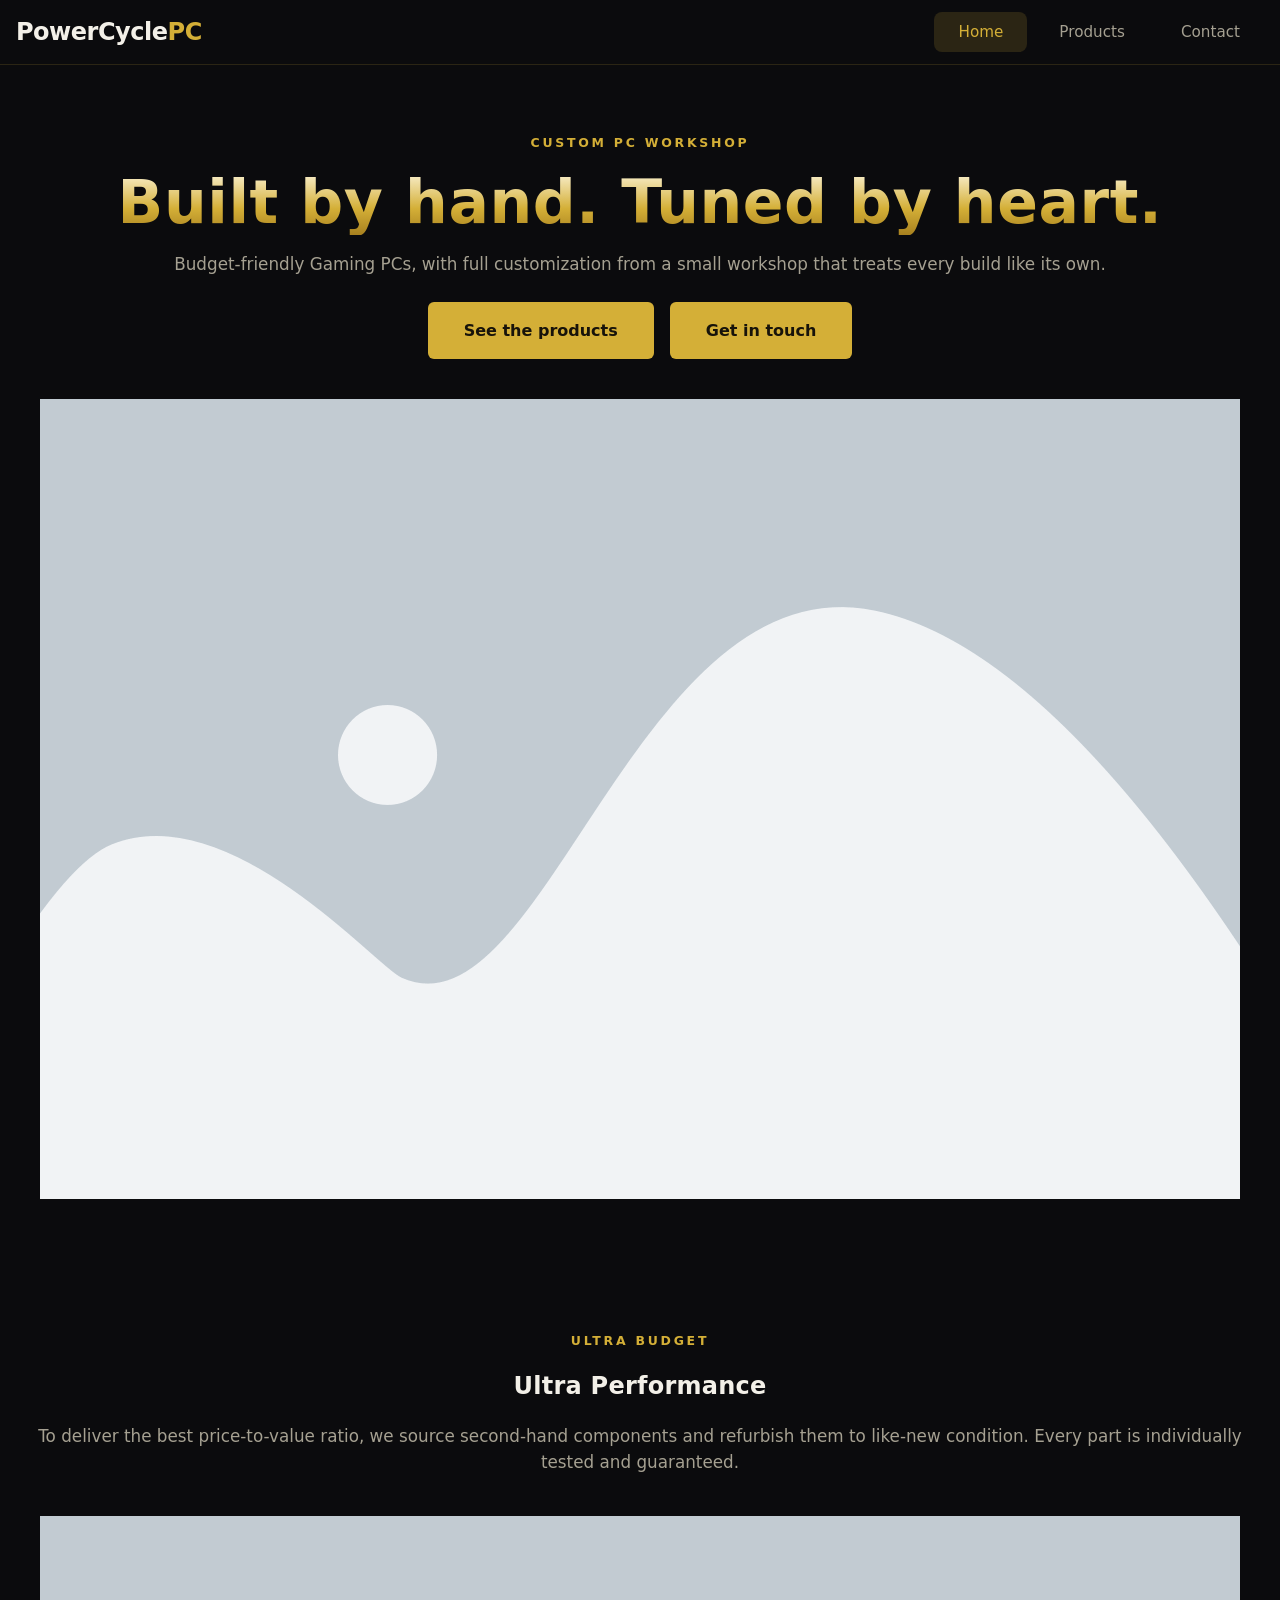
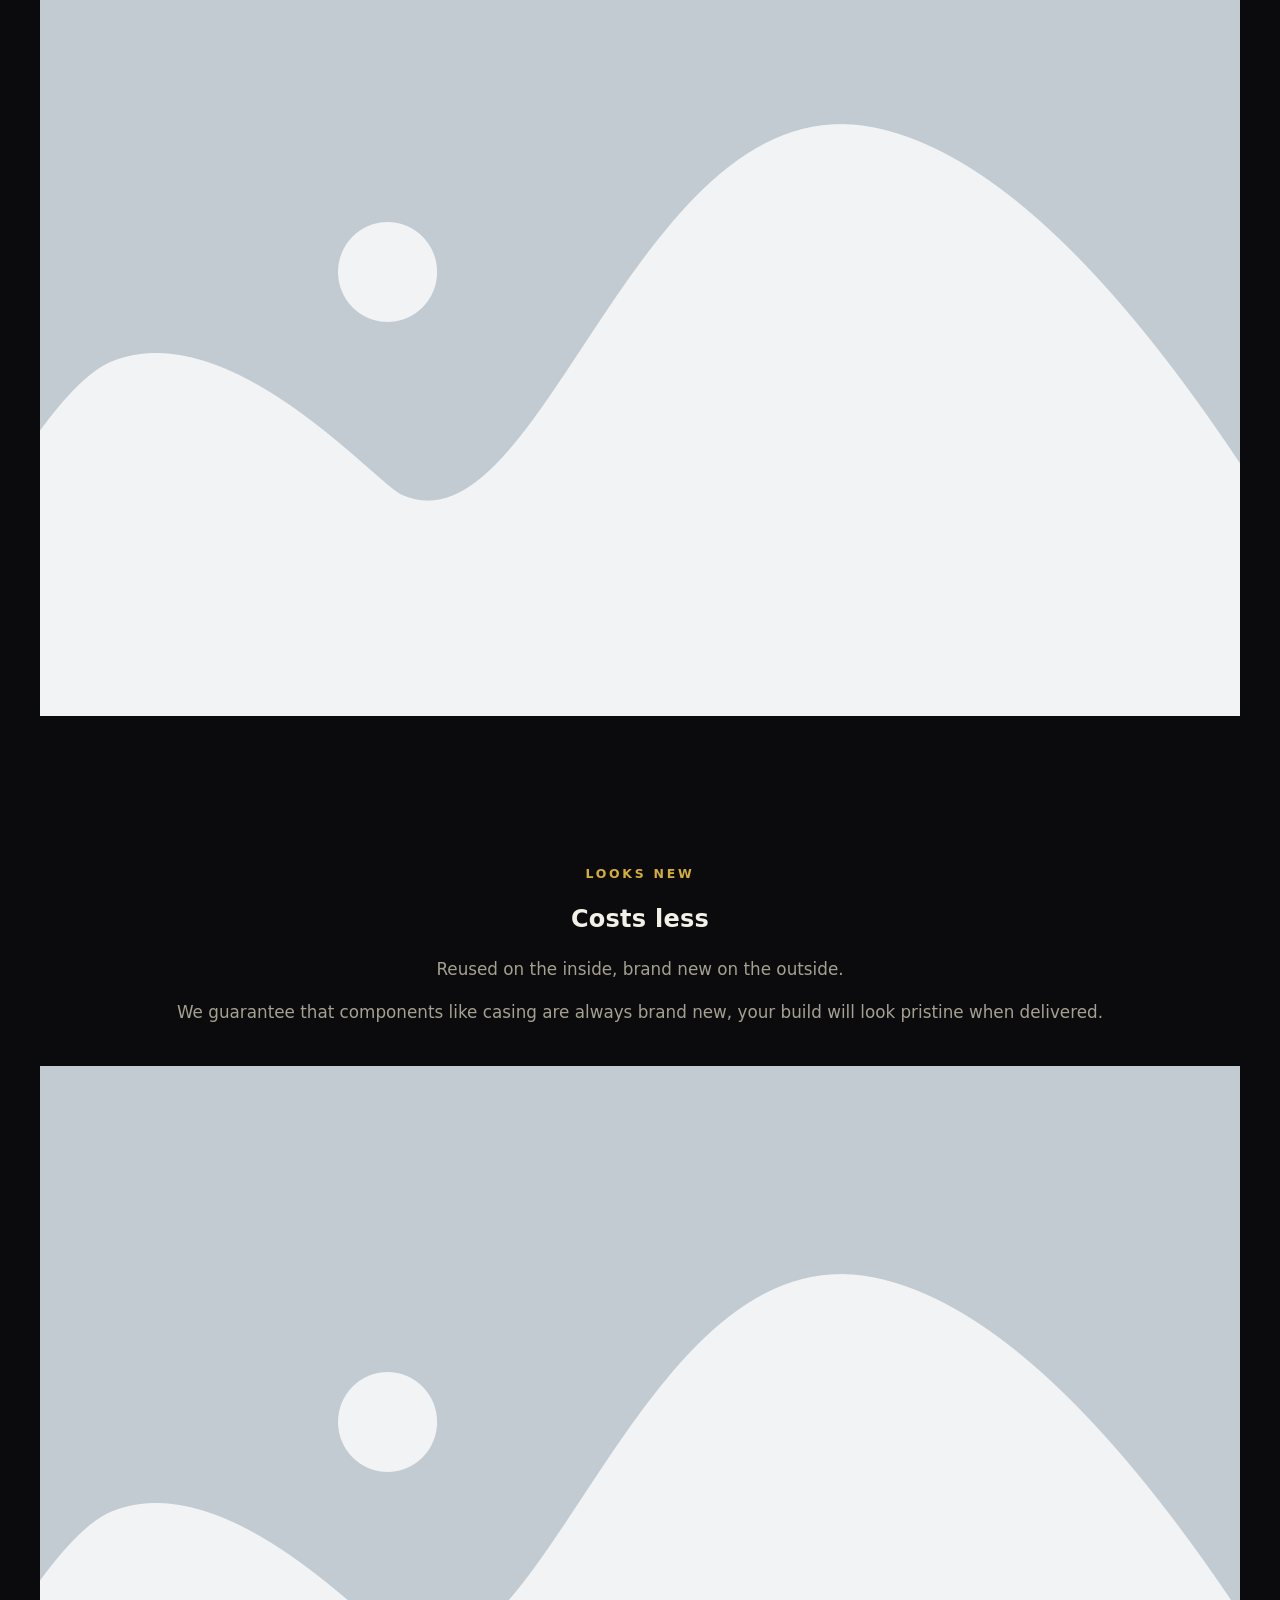
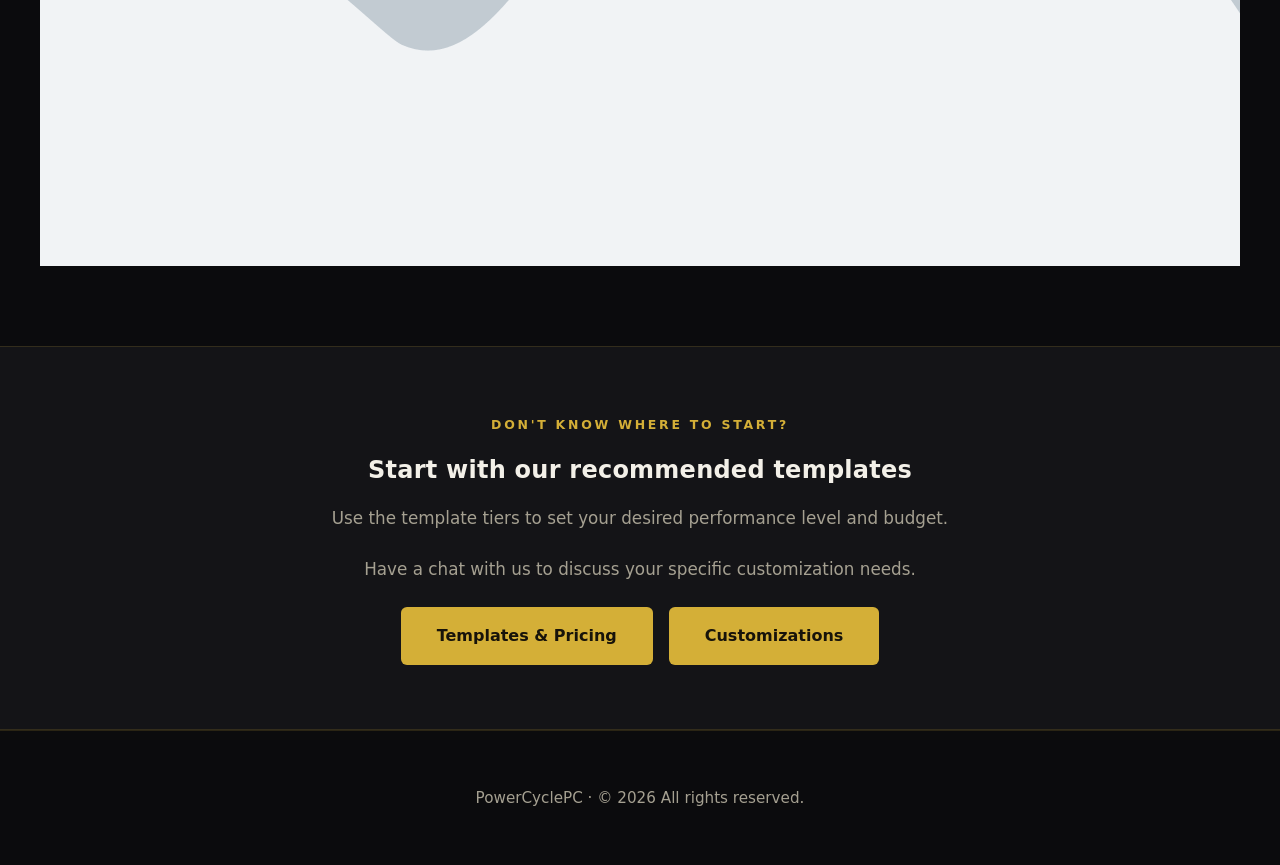
<file: index.html>
<!DOCTYPE html>
<html lang="en">
<head>
  <meta charset="UTF-8" />
  <meta name="viewport" content="width=device-width, initial-scale=1.0" />
  <meta name="description" content="PowerCyclePC — custom PC builds, upgrades, and repairs, hand-made in our workshop." />
  <title>Home — PowerCyclePC</title>

  <link rel="icon" type="image/png" href="assets/icons/favicon.png" />
  <link rel="stylesheet" href="css/styles.css" />
</head>
<body>
  <header class="site-header">
    <div class="container header-inner">
      <a href="index.html" class="brand">PowerCycle<span>PC</span></a>
      
      <!-- Hamburger Toggle for Mobile -->
      <nav class="nav-toggle" aria-label="Menu toggle">
        <button type="button" id="navToggle">
          <img src="assets/images/down arrow.png" alt="" class="nav-arrow" />
        </button>
      </nav>
      
      <nav class="main-nav" aria-label="Main navigation">
        <a href="index.html" aria-current="page">Home</a>
        <a href="products.html">Products</a>
        <a href="contact.html">Contact</a>
        <!-- <a href="about.html">About Us</a> -->
      </nav>
    </div>
  </header>

  <main>
    <!-- Home hero -->
    <section class="hero">
      <div class="container">
        <span class="eyebrow">Custom PC workshop</span>
        <h1>Built by hand. Tuned by heart.</h1>
        <p class="lead">Budget-friendly Gaming PCs, with full customization from a small workshop that treats every build like its own.</p>
        <div class="hero-actions">
          <a href="products.html" class="btn btn-primary">See the products</a>
          <a href="contact.html" class="btn btn-outline">Get in touch</a>
        </div>
      </div>
      <div class="container hero-media">
             <img class="hero-image" src="assets/images/temp.png" alt="..." />
        <div class="img-placeholder" style="--ph-ratio: 21 / 9">
          <span class="img-placeholder__label">Image placeholder</span>
          <span class="img-placeholder__meta">Hero photo · 21:9 · assets/images/hero.jpg</span>
        </div>
      </div>
    </section>

    <section class="section">
      <div class="container">
        <div class="section-head">
          <span class="eyebrow">Ultra Budget</span>
          <h2>Ultra Performance</h2>
          <p class="lead">To deliver the best price-to-value ratio, we source second-hand components and refurbish them to like-new condition. Every part is individually tested and guaranteed.</p>
        </div>
        <div class="card-grid">
          <article class="card">
            <img class="hero-image" src="assets/images/temp.png" alt="..." />
            <div class="card-media">
              <div class="img-placeholder"><span class="img-placeholder__label">Image placeholder</span><span class="img-placeholder__meta">Gaming build · 4:3</span></div>
            </div>
          </article>
        </div>
      </div>
    </section>

    <section class="section">
      <div class="container">
        <div class="section-head">
          <span class="eyebrow">Looks new</span>
          <h2>Costs less</h2>
          <p class="lead">Reused on the inside, brand new on the outside.</p>
          <p class="lead">We guarantee that components like casing are always brand new, your build will look pristine when delivered.</p>
        </div>
        <div class="card-grid">
          <article class="card">
            <img class="hero-image" src="assets/images/temp.png" alt="..." />
            <div class="card-media">
              <div class="img-placeholder"><span class="img-placeholder__label">Image placeholder</span><span class="img-placeholder__meta">Gaming build · 4:3</span></div>
            </div>
          </article>
        </div>
      </div>
    </section>

    <!-- Call to action -->
    <section class="section section-alt">
      <div class="container cta">
        <span class="eyebrow">Don't know where to start?</span>
        <h2>Start with our recommended templates</h2>
        <p class="lead">Use the template tiers to set your desired performance level and budget.</p>
        <p class="lead">Have a chat with us to discuss your specific customization needs.</p>
        <div class="hero-actions">
          <a href="products.html" class="btn btn-primary">Templates & Pricing</a>
          <a href="contact.html" class="btn btn-outline">Customizations</a>
        </div>
      </div>
    </section>
  </main>

  <footer class="site-footer">
    <div class="container">
      <p><span class="brand-footer">PowerCyclePC</span> · &copy; <span id="year"></span> All rights reserved.</p>
    </div>
  </footer>

  <script src="js/main.js"></script>
</body>
</html>
</file>
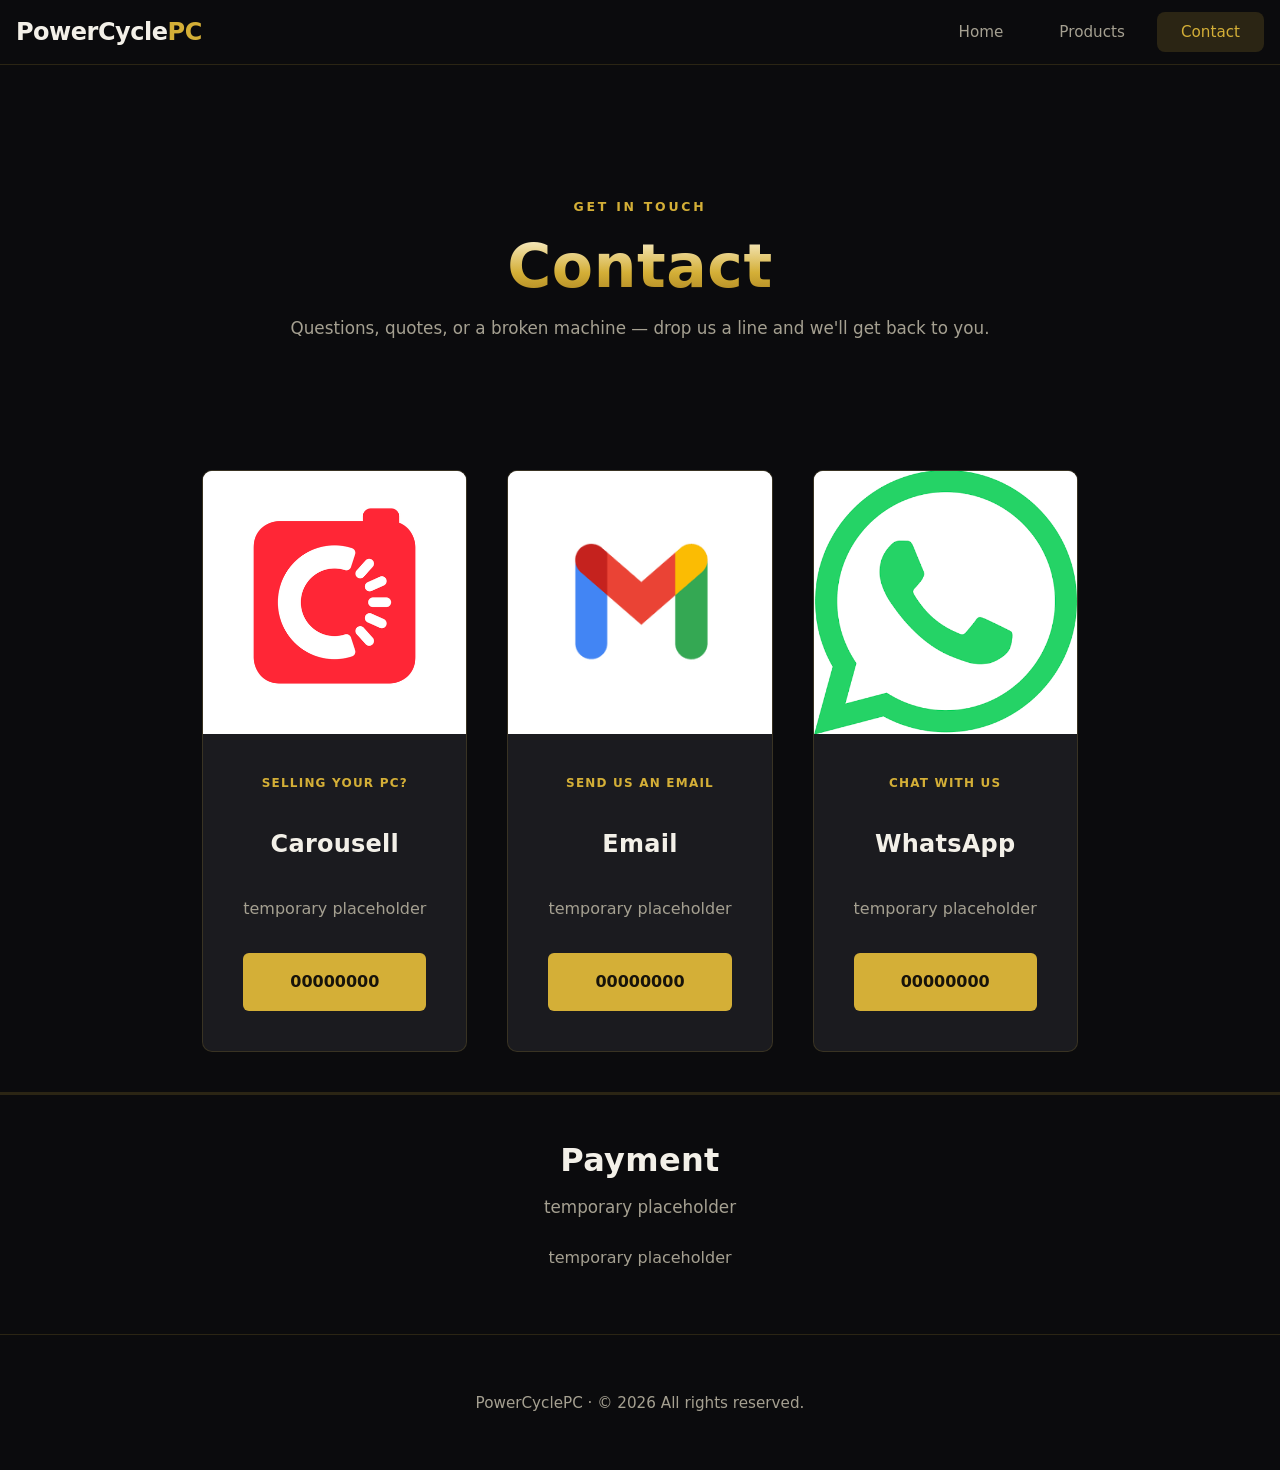
<file: contact.html>
<!DOCTYPE html>
<html lang="en">
<head>
  <meta charset="utf-8" />
  <meta name="viewport" content="width=device-width, initial-scale=1.0" />
  <title>Contact — PowerCyclePC</title>
  <link rel="stylesheet" href="css/styles.css" />
</head>
<body>
  <header class="site-header">
    <div class="container header-inner">
      <a href="index.html" class="brand">PowerCycle<span>PC</span></a>
      
      <!-- Hamburger Toggle for Mobile -->
      <nav class="nav-toggle" aria-label="Menu toggle">
        <button type="button" id="navToggle">
          <img src="assets/images/down arrow.png" alt="" class="nav-arrow" />
        </button>
      </nav>
      
      <nav class="main-nav" aria-label="Main navigation">
        <a href="index.html">Home</a>
        <a href="products.html">Products</a>
        <a href="contact.html" aria-current="page">Contact</a>
        <!-- <a href="about.html">About Us</a> -->
      </nav>
    </div>
  </header>

<main>
  <section class="section">
    <div class="container section-head hero">
      <span class="eyebrow">Get in touch</span>
      <h1>Contact</h1>
      <p class="lead">Questions, quotes, or a broken machine — drop us a line and we'll get back to you.</p>
    </div>

    <div id="contact-container" class="contact-stack">
      <!-- Carousell Contact -->
      <article class="contact-card">
        <header class="card-image-wrap">
          <img src="assets/images/carousell.png" alt="Carousell logo" />
        </header>
        <div class="card-body">
          <span class="eyebrow small">Selling Your PC?</span>
          <h2>Carousell</h2>
          <p class="lead">temporary placeholder</p>
          <a href="#" class="btn btn-primary" aria-label="Redirect to Carousell listing page">00000000</a>
        </div>
      </article>

      <!-- Email Contact -->
      <article class="contact-card">
        <header class="card-image-wrap">
          <img src="assets/images/email.png" alt="Email logo" />
        </header>
        <div class="card-body">
          <span class="eyebrow small">Send us an email</span>
          <h2>Email</h2>
          <p class="lead">temporary placeholder</p>
          <a href="#" class="btn btn-primary" aria-label="Redirect to Email app or compose window">00000000</a>
        </div>
      </article>

      <!-- WhatsApp Contact -->
      <article class="contact-card">
        <header class="card-image-wrap">
          <img src="assets/images/whatsapp.png" alt="WhatsApp logo" />
        </header>
        <div class="card-body">
          <span class="eyebrow small">Chat with us</span>
          <h2>WhatsApp</h2>
          <p class="lead">temporary placeholder</p>
          <a href="#" class="btn btn-primary" aria-label="Redirect to WhatsApp chat">00000000</a>
        </div>
      </article>
    </div>

    <!-- Separator Divider -->
    <div class="contact-separator"></div>

    <!-- Payment Section -->
    <div class="payment-wrapper">
      <h2 class="section-head-title">Payment</h2>
      <p class="lead large">temporary placeholder</p>
      <p>temporary placeholder</p>
    </div>

  </section>
</main>

  <footer class="site-footer">
    <div class="container">
      <p><span class="brand-footer">PowerCyclePC</span> · &copy; <span id="year"></span> All rights reserved.</p>
    </div>
  </footer>

  <script src="js/main.js"></script>
</body>
</html>
</file>
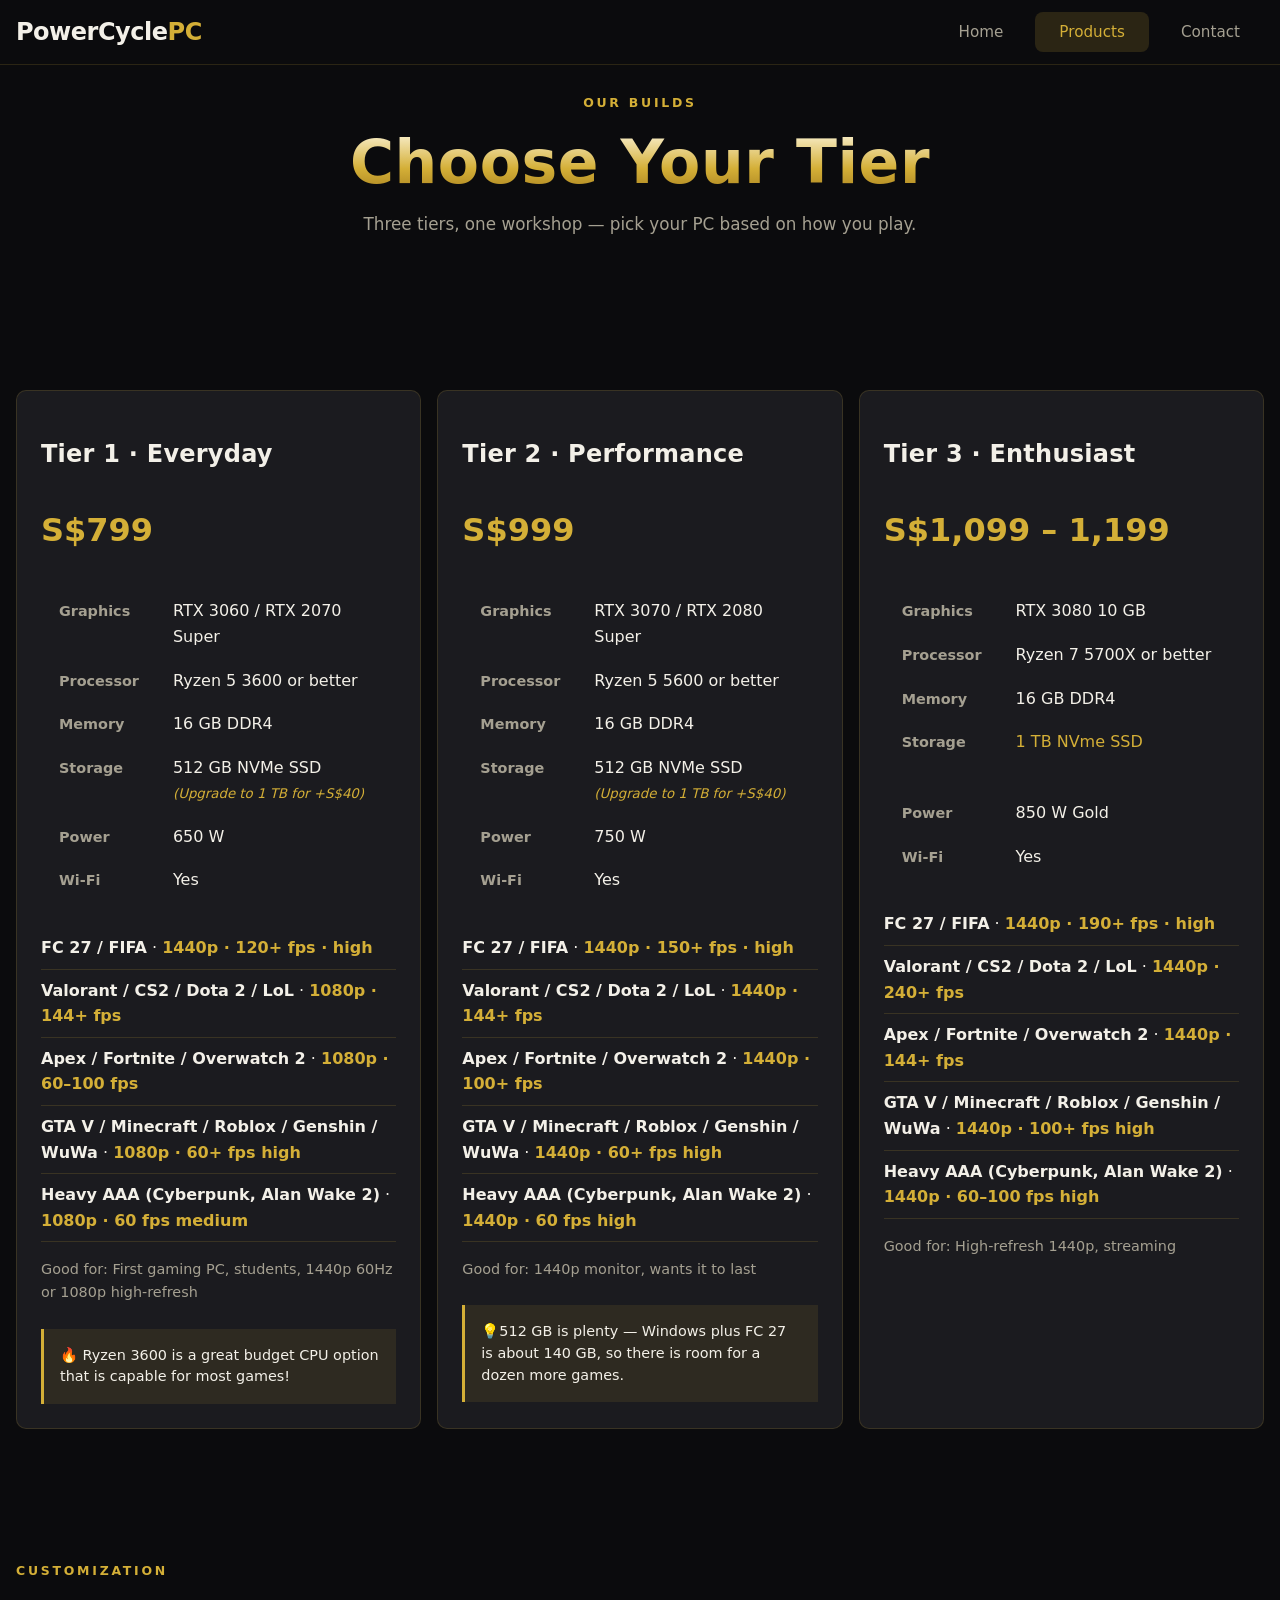
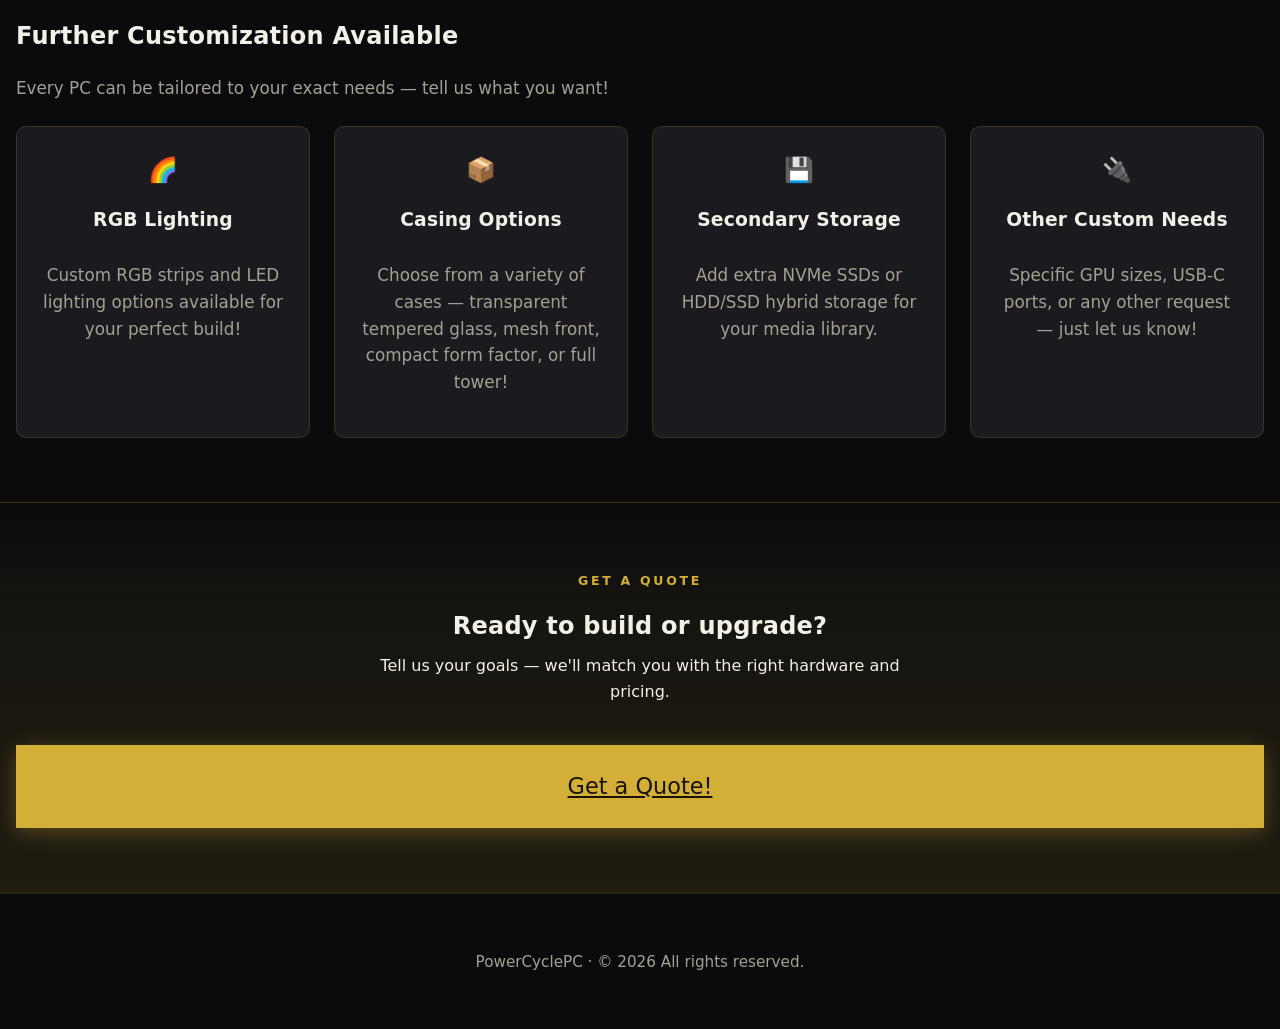
<file: products.html>
<!DOCTYPE html>
<html lang="en">
<head>
  <meta charset="UTF-8" />
  <meta name="viewport" content="width=device-width, initial-scale=1.0" />
  <meta name="description" content="PowerCyclePC — Our three PC tiers: Everyday (S$799), Performance (S$999), and Enthusiast (S$1,099+). Custom RGB and build options available." />
  <title>Products — PowerCyclePC</title>

  <link rel="icon" type="image/png" href="assets/icons/favicon.png" />
  <link rel="stylesheet" href="css/styles.css" />
</head>
<body>
  <header class="site-header">
    <div class="container header-inner">
      <a href="index.html" class="brand">PowerCycle<span>PC</span></a>
      
      <!-- Hamburger Toggle for Mobile -->
      <nav class="nav-toggle" aria-label="Menu toggle">
        <button type="button" id="navToggle">
          <img src="assets/images/down arrow.png" alt="" class="nav-arrow" />
        </button>
      </nav>
      
      <nav class="main-nav" aria-label="Main navigation">
        <a href="index.html">Home</a>
        <a href="products.html" aria-current="page">Products</a>
        <a href="contact.html">Contact</a>
        <!-- <a href="about.html">About Us</a> -->
      </nav>
    </div>
  </header>

  <main>
    <!-- Products Hero -->
    <section class="hero products-hero section-head">
      <div class="container">
        <span class="eyebrow">Our builds</span>
        <h1>Choose Your Tier</h1>
        <p class="lead description">Three tiers, one workshop — pick your PC based on how you play.</p>
      </div>
    </section>

    <!-- Products Grid -->
    <section class="section">
      <div class="container">    
        <div class="tier-grid" id="tier-grid">
          
          <!-- Tier 1 Card -->
          <article class="product-card tier-1">
            <div class="card-header">
              <h2>
                Tier 1 · Everyday
              </h2>
              <p class="price">S$799</p>
            </div>

            <!-- Specs -->
            <table class="product-specs">
              <tr>
                <th>Graphics</th>
                <td>RTX 3060 / RTX 2070 Super</td>
              </tr>
              <tr>
                <th>Processor</th>
                <td>Ryzen 5 3600 or better</td>
              </tr>
              <tr>
                <th>Memory</th>
                <td>16 GB DDR4</td>
              </tr>
              <tr>
                <th>Storage</th>
                <td>512 GB NVMe SSD<br><small style="color: var(--color-gold); font-style: italic;">(Upgrade to 1 TB for +S$40)</small></td>
              </tr>
              <tr>
                <th>Power</th>
                <td>650 W</td>
              </tr>
              <tr>
                <th>Wi-Fi</th>
                <td>Yes</td>
              </tr>
            </table>

            <!-- Gameplay -->
            <div class="gameplay-section">
              <ul class="gameplay-list">
                <li><strong>FC 27 / FIFA</strong> · <span class="price fps">1440p · 120+ fps · high</span></li>
                <li><strong>Valorant / CS2 / Dota 2 / LoL</strong> · <span class="price fps">1080p · 144+ fps</span></li>
                <li><strong>Apex / Fortnite / Overwatch 2</strong> · <span class="price fps">1080p · 60–100 fps</span></li>
                <li><strong>GTA V / Minecraft / Roblox / Genshin / WuWa</strong> · <span class="price fps">1080p · 60+ fps high</span></li>
                <li><strong>Heavy AAA (Cyberpunk, Alan Wake 2)</strong> · <span class="price fps">1080p · 60 fps medium</span></li>
              </ul>

              <p style="margin-top: var(--space-2); color: var(--color-text-dim); font-size: 0.9rem;">Good for: First gaming PC, students, 1440p 60Hz or 1080p high-refresh</p>

              <div class="product-note">
                <p style="margin: 0; line-height: 1.5;">
                  🔥 Ryzen 3600 is a great budget CPU option that is capable for most games!
                </p>
              </div>
            </div>
          </article>

          <!-- Tier 2 Card -->
          <article class="product-card tier-2">
            <div class="card-header">
              <h2>
                Tier 2 · Performance
              </h2>
              <p class="price">S$999</p>
            </div>

            <!-- Specs -->
            <table class="product-specs">
              <tr>
                <th>Graphics</th>
                <td>RTX 3070 / RTX 2080 Super</td>
              </tr>
              <tr>
                <th>Processor</th>
                <td>Ryzen 5 5600 or better</td>
              </tr>
              <tr>
                <th>Memory</th>
                <td>16 GB DDR4</td>
              </tr>
              <tr>
                <th>Storage</th>
                <td>512 GB NVMe SSD<br><small style="color: var(--color-gold); font-style: italic;">(Upgrade to 1 TB for +S$40)</small></td>
              </tr>
              <tr>
                <th>Power</th>
                <td>750 W</td>
              </tr>
              <tr>
                <th>Wi-Fi</th>
                <td>Yes</td>
              </tr>
            </table>

            <!-- Gameplay -->
            <div class="gameplay-section">
              <ul class="gameplay-list" style="margin: 0; padding-left: 0;">
                <li><strong>FC 27 / FIFA</strong> · <span class="price fps">1440p · 150+ fps · high</span></li>
                <li><strong>Valorant / CS2 / Dota 2 / LoL</strong> · <span class="price fps">1440p · 144+ fps</span></li>
                <li><strong>Apex / Fortnite / Overwatch 2</strong> · <span class="price fps">1440p · 100+ fps</span></li>
                <li><strong>GTA V / Minecraft / Roblox / Genshin / WuWa</strong> · <span class="price fps">1440p · 60+ fps high</span></li>
                <li><strong>Heavy AAA (Cyberpunk, Alan Wake 2)</strong> · <span class="price fps">1440p · 60 fps high</span></li>
              </ul>

              <p style="margin-top: var(--space-2); color: var(--color-text-dim); font-size: 0.9rem;">Good for: 1440p monitor, wants it to last</p>

              <div class="product-note">
                <p style="margin: 0; line-height: 1.5;">
                  💡512 GB is plenty — Windows plus FC 27 is about 140 GB, so there is room for a dozen more games.
                </p>
              </div>

            </div>

          </article>

          <!-- Tier 3 Card -->
          <article class="product-card tier-3">
            <div class="card-header">
              <h2>
                Tier 3 · Enthusiast
              </h2>
              <p class="price" style="color: var(--color-gold);">S$1,099 – 1,199</p>
            </div>

            <!-- Specs -->
            <table class="product-specs">
              <tr>
                <th>Graphics</th>
                <td>RTX 3080 10 GB</td>
              </tr>
              <tr>
                <th>Processor</th>
                <td>Ryzen 7 5700X or better</td>
              </tr>
              <tr>
                <th>Memory</th>
                <td>16 GB DDR4</td>
              </tr>
              <tr>
                <th>Storage</th>
                <td><span style="color: var(--color-gold);">1 TB NVme SSD</span><br><div style="display: inline-block; height: 1.25rem;"></div></td>
              </tr>
              <tr>
                <th>Power</th>
                <td>850 W Gold</td>
              </tr>
              <tr>
                <th>Wi-Fi</th>
                <td>Yes</td>
              </tr>
            </table>

            <!-- Gameplay -->
            <div class="gameplay-section">
              <ul class="gameplay-list" style="margin: 0; padding-left: 0;">
                <li><strong>FC 27 / FIFA</strong> · <span class="price fps">1440p · 190+ fps · high</span></li>
                <li><strong>Valorant / CS2 / Dota 2 / LoL</strong> · <span class="price fps">1440p · 240+ fps</span></li>
                <li><strong>Apex / Fortnite / Overwatch 2</strong> · <span class="price fps">1440p · 144+ fps</span></li>
                <li><strong>GTA V / Minecraft / Roblox / Genshin / WuWa</strong> · <span class="price fps">1440p · 100+ fps high</span></li>
                <li><strong>Heavy AAA (Cyberpunk, Alan Wake 2)</strong> · <span class="price fps">1440p · 60–100 fps high</span></li>
              </ul>

              <p style="margin-top: var(--space-2); color: var(--color-text-dim); font-size: 0.9rem;">Good for: High-refresh 1440p, streaming</p>

            </div>

          </article>

        </div>
      </div>
    </section>

    <!-- Customization Options -->
    <section class="section">
      <div class="container">
        <span class="eyebrow">Customization</span>
        <h2>Further Customization Available</h2>
        <p class="lead">Every PC can be tailored to your exact needs — tell us what you want!</p>

        <div class="custom-section-grid">
          <article class="custom-card">
            <div style="font-size: 1.5rem; margin-bottom: var(--space-2);">🌈</div>
            <h3 style="margin-top: 0;">RGB Lighting</h3>
            <p class="lead" style="margin-block-start: var(--space-1);">Custom RGB strips and LED lighting options available for your perfect build!</p>
          </article>

          <article class="custom-card">
            <div style="font-size: 1.5rem; margin-bottom: var(--space-2);">📦</div>
            <h3>Casing Options</h3>
            <p class="lead" style="margin-block-start: var(--space-1);">Choose from a variety of cases — transparent tempered glass, mesh front, compact form factor, or full tower!</p>
          </article>

          <article class="custom-card">
            <div style="font-size: 1.5rem; margin-bottom: var(--space-2);">💾</div>
            <h3>Secondary Storage</h3>
            <p class="lead" style="margin-block-start: var(--space-1);">Add extra NVMe SSDs or HDD/SSD hybrid storage for your media library.</p>
          </article>

          <article class="custom-card">
            <div style="font-size: 1.5rem; margin-bottom: var(--space-2);">🔌</div>
            <h3>Other Custom Needs</h3>
            <p class="lead" style="margin-block-start: var(--space-1);">Specific GPU sizes, USB-C ports, or any other request — just let us know!</p>
          </article>
        </div>
      </div>
    </section>

    <!-- CTA -->
    <section class="section section-alt cta-section-alt">
      <div class="container">
        <span class="eyebrow">Get a quote</span>
        <h2 style="margin: 0 auto var(--space-1);">Ready to build or upgrade?</h2>
        <p style="margin: 0 auto 0; max-width: 52ch;">Tell us your goals — we'll match you with the right hardware and pricing.</p>
        
        <a href="contact.html" class="cta-buttons hero-btn">Get a Quote!</a>

      </div>
    </section>

  </main>

  <footer class="site-footer">
    <div class="container">
      <p><span class="brand-footer">PowerCyclePC</span> · &copy; <span id="year"></span> All rights reserved.</p>
    </div>
  </footer>

  <script src="js/main.js"></script>
</body>
</html>
</file>
<file: css/styles.css>
/* ==========================================================================
   PowerCyclePC — styles.css
   Base styles, design tokens, layout, and shared components.
   Theme: black + gold.
   Keep component-specific rules in css/components/ as the site grows.
   ========================================================================== */

/* ---------- Design tokens ---------- */
:root {
  /* Colors — black + gold palette */
  --color-bg: #0b0b0d;
  --color-surface: #141417;
  --color-surface-raised: #1b1b1f;
  --color-line: rgba(212, 175, 55, 0.16);
  --color-text: #f3f0e8;
  --color-text-dim: #a5a091;
  --color-gold: #d4af37;
  --color-gold-light: #eecb6a;
  --color-gold-dark: #a8811f;
  --color-gold-ink: #17130a; /* text on gold */

  /* Spacing scale */
  --space-1: 0.5rem;
  --space-2: 1rem;
  --space-3: 1.5rem;
  --space-4: 2.5rem;
  --space-5: 4rem;

  /* Layout */
  --container-max: 1350px;
  --radius: 10px;

  /* Typography */
  --font-sans: Inter, ui-sans-serif, system-ui, -apple-system, BlinkMacSystemFont, "Segoe UI", Roboto, "Helvetica Neue", Arial, sans-serif;
  --font-display: Inter, system-ui, -apple-system, BlinkMacSystemFont, "Segoe UI", Roboto, "Helvetica Neue", Arial, sans-serif;
}

html { scroll-behavior: smooth; }

*, *::before, *::after { box-sizing: border-box; }

body {
  margin: 0;
  font-family: var(--font-sans);
  color: var(--color-text);
  background-color: var(--color-bg);
  line-height: 1.6;
  -webkit-font-smoothing: antialiased;
}

::selection { background: var(--color-gold); color: var(--color-gold-ink); }

h1, h2, h3 { font-family: var(--font-display); font-weight: 600; letter-spacing: 0.01em; }

img {
  max-width: 100%;
  display: block;
  margin-left: auto;
  margin-right: auto;
}
.img-placeholder__meta { display: none; }
.img-placeholder__label { display: none; }

/* ---------- Layout ---------- */
.container { width: 100%; max-width: var(--container-max); margin-inline: auto; padding-inline: var(--space-2); }
.section { padding-block: var(--space-5); }
.section-alt { background-color: var(--color-surface); border-block: 1px solid var(--color-line); }
.lead { color: var(--color-text-dim); font-size: 1.05rem; }
.eyebrow { display: inline-block; color: var(--color-gold); font-size: 0.78rem; font-weight: 600; letter-spacing: 0.22em; text-transform: uppercase; margin-bottom: var(--space-2); }
.section-head { text-align: center; margin-bottom: var(--space-4); }
.section-head h1, .section-head h2 { margin: 0 0 var(--space-2); }
.section-head .lead { margin-inline: auto; }

.hero { padding-block: var(--space-5); text-align: center; }
.hero h1 {
  margin: 0 0 var(--space-2);
  font-size: clamp(2.25rem, 6vw, 3.75rem);
  line-height: 1.1;
  background: linear-gradient(180deg, #fdf6dd 0%, var(--color-gold) 60%, var(--color-gold-dark) 100%);
  -webkit-background-clip: text;
  background-clip: text;
  -webkit-text-fill-color: transparent;
  color: transparent;
}
.hero .lead { margin: 0 auto var(--space-3); }
.hero-actions { display: flex; gap: var(--space-2); justify-content: center; flex-wrap: wrap; }
.hero-media { margin-top: var(--space-4); }

/* Hero image - allows overflow on mobile with 100vw */
.hero-image {
  max-width: 100%;
  display: block;
  margin-left: auto; /* Centers the image by default */
  margin-right: auto;
}

@media (max-width: 720px) {
  .hero-image {
    max-width: 100vw !important;
    margin-left: calc(50% - 50vw); /* Push left beyond container padding */
    margin-right: calc(50% - 50vw); /* Push right beyond container padding */
  }
}


.cta { text-align: center; }
.cta h2 { margin: 0 0 var(--space-2); }
.cta .lead { margin: 0 auto var(--space-3); }

.price { color: var(--color-gold); font-weight: 600; }

.product { } .card-media { margin-bottom: var(--space-2); }
h3 {margin-top: 0; } .card .price { margin-top: var(--space-2); }

.contact-list { list-style: none; margin: 0; padding: 0; display: grid; gap: var(--space-3); }
.contact-list .label { display: block; color: var(--color-gold); font-size: 0.8rem; font-weight: 600; letter-spacing: 0.16em; text-transform: uppercase; margin-bottom: var(--space-1); }

.split { display: grid; grid-template-columns: 1fr 1fr; gap: var(--space-4); align-items: center; }
@media (max-width: 720px) { .split { grid-template-columns: 1fr; } }

/* ---------- Header & Navigation ---------- */
.site-header { position: sticky; top: 0; z-index: 100; background-color: var(--color-bg); border-block-end: 1px solid var(--color-line); backdrop-filter: saturate(180%) blur(20px); -webkit-backdrop-filter: saturate(180%) blur(20px); }
.header-inner { display: flex; align-items: center; justify-content: space-between; height: 64px; transition: all 0.3s ease; gap: var(--space-2); }
.brand { display: inline-flex; align-items: center; font-family: var(--font-display); font-size: 1.5rem; font-weight: 700; color: var(--color-text); text-decoration: none; white-space: nowrap; letter-spacing: -0.02em; }
.brand span { color: var(--color-gold); }

/* Mobile Hamburger Menu */
.nav-toggle { display: none; position: relative; background: transparent; border: none; cursor: pointer; padding: var(--space-1); flex-shrink: 0; }
.nav-toggle button { width: 44px; height: 32px; background: transparent; border: 1px solid var(--color-line); border-radius: 6px; display: flex; align-items: center; justify-content: center; padding: 0; overflow: hidden; }
.nav-arrow { width: 18px; height: auto; display: block; transition: transform 0.3s cubic-bezier(0.4, 0, 0.2, 1); will-change: transform; }

.main-nav { display: flex; gap: var(--space-1); }
.main-nav a, .main-nav a:hover, .main-nav a[aria-current="page"], .main-nav a[aria-current="page"]:hover { padding: var(--space-1) var(--space-3); color: var(--color-text-dim); text-decoration: none; transition: all 0.2s ease; border-radius: 8px; font-size: 0.95rem; font-family: var(--font-sans); display: inline-block; }
.main-nav a:hover { color: var(--color-gold); background-color: rgba(212, 175, 55, 0.08); }
.main-nav a[aria-current="page"], .main-nav a[aria-current="page"]:hover { color: var(--color-gold); background-color: rgba(212, 175, 55, 0.16); font-weight: 500; }

/* Responsive Navigation - Dropdown on Mobile */
@media (max-width: 768px) {
  .nav-toggle { display: inline-flex; }
  
  .main-nav { 
    position: absolute;
    top: 100%;
    right: 0%;
    margin-left: -110px; /* half of min-width to center */
    transform: translateY(20px);
    background-color: var(--color-surface-raised);
    border: 1px solid var(--color-line);
    border-radius: 12px;
    min-width: 220px;
    padding-block: var(--space-3);
    flex-direction: column;
    gap: var(--space-1);
    box-shadow: 0 8px 24px rgba(0, 0, 0, 0.3);
    opacity: 0;
    pointer-events: none; /* Prevent clicks when hidden */
    transition: opacity 0.4s cubic-bezier(0.4, 0, 0.2, 1), 
                transform 0.4s cubic-bezier(0.4, 0, 0.2, 1);
  }
  
  .main-nav.is-open {
    opacity: 1;
    pointer-events: auto; /* Re-enable clicks when visible */
    transform: translateY(0);
  }
  
  .main-nav a {
    /* width: calc(100% + var(--space-3) * 2); */
    text-align: center;
    padding-inline: var(--space-3);
  }
}

.site-footer { padding-block: var(--space-4); text-align: center; color: var(--color-text-dim); font-size: 0.95rem; border-top: 1px solid var(--color-line); }

/* ==========================================================================
    Products Page — Specific Styles
    ========================================================================== */

/* Products Hero Section */
.products-hero { padding-block: var(--space-3); background-color: transparent; }

/* Products Grid Layout */
#tier-grid { display: grid; gap: var(--space-2); }
@media (min-width: 900px) {
  #tier-grid { grid-template-columns: repeat(3, 1fr); }
}
@media (max-width: 899px) {
  #tier-grid { grid-template-columns: 1fr; }
}

/* Tier Cards */
.product-card { 
  background-color: var(--color-surface-raised); 
  border: 1px solid var(--color-line); 
  border-radius: var(--radius); 
  overflow: hidden; 
  padding: var(--space-3);
}
.product-card.glow { background-color: var(--color-surface-raised); border: 1px solid var(--color-gold); }
.product-card.premium { background-color: var(--color-surface); border: 2px solid var(--color-gold); }
.price { color: var(--color-gold); font-weight: 600; font-size: clamp(1.5rem, 4vw, 2rem); }
.fps{
  font-size: clamp(0.75rem, 2vw, 1rem) !important;
}

/* Table Styling within Cards */
.product-specs table { width: 100%; border-collapse: collapse; margin-top: var(--space-3); }
.product-specs th { padding: var(--space-1) var(--space-2); text-align: left; color: var(--color-text-dim); font-size: 0.9rem; min-height: calc(28px + var(--space-1)); vertical-align: baseline; }
.product-specs td { padding: var(--space-1) var(--space-2); min-height: calc(28px + var(--space-1)); vertical-align: baseline; }

/* Gameplay Section */
.gameplay-section { margin-top: var(--space-3); }
.gameplay-list { list-style: none; margin-top: var(--space-2); padding-left: 0; }
.gameplay-list li { padding: var(--space-1) 0; border-bottom: 1px solid var(--color-line); }

/* Product Notes */
.product-note { background-color: rgba(212, 175, 55, 0.1); border-left: 3px solid var(--color-gold); padding: var(--space-2); margin-top: var(--space-3); font-size: 0.9rem; margin-inline: 0; }
.product-note p { margin: 0; line-height: 1.5; }

/* Customization Section */
.custom-section-grid { display: grid; grid-template-columns: repeat(auto-fit, minmax(240px, 1fr)); gap: var(--space-3); margin-top: var(--space-3); }
.custom-card { background-color: var(--color-surface-raised); border: 1px solid var(--color-line); border-radius: var(--radius); padding: var(--space-3); display: flex; flex-direction: column; align-items: center; text-align: center; }
.custom-card .icon { font-size: 2rem; margin-bottom: var(--space-2); }

/* CTA Section */
.cta-section-alt { text-align: center; background: linear-gradient(180deg, transparent 0%, rgba(212, 175, 55, 0.06) 30%, rgba(212, 175, 55, 0.1) 100%); }
.cta-section-alt h2 { margin: 0 auto var(--space-1); }
.cta-section-alt .lead { margin: 0 auto 0; max-width: 52ch; }

/* CTA Buttons */
.cta-buttons { display: flex; align-items: center; justify-content: center; gap: var(--space-3); margin-top: var(--space-4); font-size: 1.4rem; animation-direction: reverse; text-align: center; }
.cta-pulse { color: var(--color-gold-light); cursor: pointer; }
.hero-btn { background-color: var(--color-gold); color: var(--color-gold-ink) !important; font-size: 1.4rem; padding: calc(var(--space-2) * 1.5) calc(var(--space-3) * 2); transition: all 0.3s ease; box-shadow: 0 4px 20px rgba(212, 175, 55, 0.3); }
.hero-btn:hover { transform: scale(1.02); box-shadow: 0 6px 24px rgba(212, 175, 55, 0.5); background-color: var(--color-gold-light); }
.hero-btn:focus { outline: 3px solid var(--color-gold); outline-offset: 4px; transition-property: outline; box-shadow: none !important; transform: none !important; }

/* Keyframes for Pulse Animation */
@keyframes pulse {
  0%, 100% { opacity: 1; }
  50% { opacity: 0.6; }
}

/* Specific styling for small upgrade text */
.product-specs td small { color: var(--color-gold); font-style: italic; }

#custom-section h3 { font-size: 1.25rem; }
#custom-section .lead { color: var(--color-text-dim); font-size: 0.95rem; }

/* Price text */
.price span { color: var(--color-gold); font-weight: 600; }

/* ==========================================================================
   Contact Section Styles
   ========================================================================== */

.contact-stack {
  display: flex;
  flex-direction: row;
  gap: var(--space-4);
  justify-content: center;
  align-items: stretch;
}

@media (max-width: 720px) {
  .contact-stack {
    flex-direction: column;
  }
}

.contact-card {
  background-color: var(--color-surface-raised);
  border: 1px solid var(--color-line);
  border-radius: var(--radius);
  overflow: hidden;
  display: flex;
  flex-direction: column;
  text-align: center;
}

.card-image-wrap {
  width: 100%;
  aspect-ratio: 1 / 1;
  background-color: #eee;
  position: relative;
  overflow: hidden;
}

.card-image-wrap img {
  width: 100%;
  height: 100%;
  object-fit: cover;
  display: block;
  position: absolute;
  top: 0;
  left: 0;
}

/* ==========================================================================
   Payment Section Styles
   ========================================================================== */

.payment-wrapper h2 {
  margin: 0 0 var(--space-1) !important;
}

.payment-wrapper .lead {
  margin: 0 auto var(--space-3);
}

.payment-wrapper p:last-child {
  color: var(--color-text-dim);
}

.card-body {
  padding: var(--space-4);
  flex: 1;
  display: flex;
  flex-direction: column;
  gap: var(--space-2);
}

.small {
  font-size: 0.75rem;
  text-transform: uppercase;
  letter-spacing: 0.1em;
  color: var(--color-gold);
  font-weight: 600;
}

.contact-card h2 {
  margin: 0;
  font-size: 1.5rem;
  color: var(--color-text);
}

.contact-card .lead {
  font-size: 1rem;
  color: var(--color-text-dim);
}

.btn {
  display: inline-block;
  background-color: var(--color-gold);
  color: var(--color-gold-ink);
  text-decoration: none;
  padding: var(--space-2) calc(var(--space-3) * 1.5);
  border-radius: 6px;
  font-weight: 600;
  transition: all 0.2s ease;
  margin-top: auto;
}

.btn:hover {
  background-color: var(--color-gold-light);
  transform: translateY(-1px);
}

.btn:focus {
  outline: 3px solid var(--color-gold);
  outline-offset: 2px;
  transform: none;
}

/* ==========================================================================
   Separator Divider Styles
   ========================================================================== */

.contact-separator {
  height: 1px;
  background-color: var(--color-line);
  margin-top: var(--space-4) !important;
  margin: 0 calc(-1 * var(--space-4)); /* Negative margins to extend container max-width */
}

/* ==========================================================================
   Payment Section Styles
   ========================================================================== */

.payment-wrapper {
  text-align: center;
  position: relative;
}

.payment-wrapper::before {
  content: "";
  display: block;
  height: 2px;
  background-color: var(--color-line);
  margin-bottom: var(--space-4);
}

.payment-wrapper h2 {
  margin: 0 0 var(--space-1) !important;
  font-size: clamp(1.5rem, 5vw, 2rem);
}

.payment-wrapper .lead {
  margin: 0 auto var(--space-3);
  color: var(--color-text-dim);
  text-align: center;
}

.payment-wrapper p:last-child {
  margin: 0;
  color: var(--color-text-dim);
}
</file>
